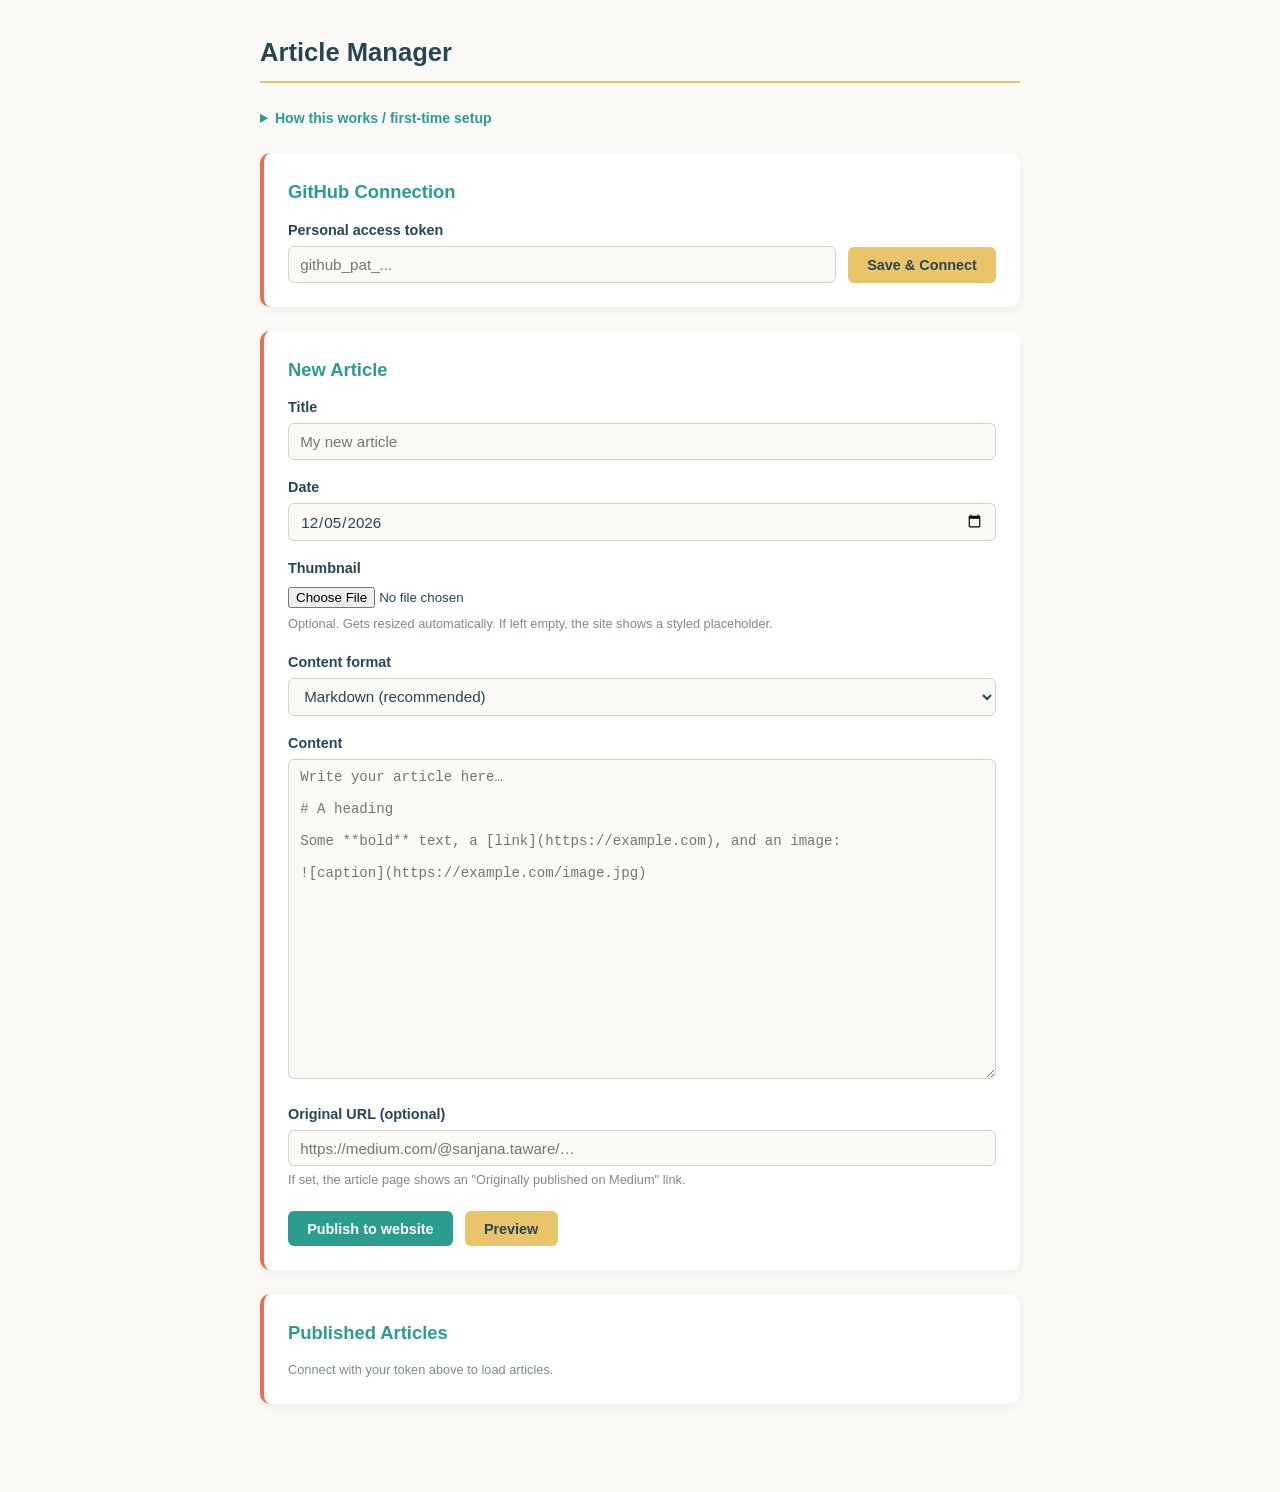
<file: admin.html>
<!DOCTYPE html>
<html lang="en">
<head>
    <meta charset="UTF-8">
    <meta name="viewport" content="width=device-width, initial-scale=1.0">
    <meta name="robots" content="noindex, nofollow">
    <title>Article Manager</title>
    <style>
        * { margin: 0; padding: 0; box-sizing: border-box; }
        body {
            font-family: -apple-system, BlinkMacSystemFont, 'Segoe UI', 'Roboto', sans-serif;
            line-height: 1.6;
            color: #264653;
            background-color: #faf9f6;
            padding: 2rem 1rem 4rem;
        }
        .admin-wrap { max-width: 760px; margin: 0 auto; }
        h1 {
            font-size: 1.6rem;
            border-bottom: 2px solid #e9c46a;
            padding-bottom: 0.5rem;
            margin-bottom: 1.5rem;
        }
        h2 { font-size: 1.15rem; color: #2a9d8f; margin-bottom: 0.75rem; }
        .panel {
            background: #ffffff;
            border-radius: 10px;
            border-left: 4px solid #e76f51;
            padding: 1.5rem;
            margin-bottom: 1.5rem;
            box-shadow: 0 3px 8px rgba(38, 70, 83, 0.06);
        }
        label { display: block; font-weight: 600; font-size: 0.9rem; margin: 1rem 0 0.25rem; }
        label:first-of-type { margin-top: 0; }
        input[type="text"], input[type="date"], input[type="url"], input[type="password"], textarea, select {
            width: 100%;
            padding: 0.55rem 0.7rem;
            border: 1.5px solid #d8d2c4;
            border-radius: 6px;
            font-family: inherit;
            font-size: 0.95rem;
            color: #264653;
            background: #faf9f6;
        }
        input:focus, textarea:focus, select:focus { outline: none; border-color: #2a9d8f; }
        textarea { min-height: 320px; resize: vertical; font-family: ui-monospace, 'SF Mono', Menlo, monospace; font-size: 0.88rem; }
        .hint { font-size: 0.8rem; color: #7d8a90; margin-top: 0.25rem; }
        button {
            font-family: inherit;
            font-size: 0.9rem;
            font-weight: 600;
            border: none;
            border-radius: 6px;
            padding: 0.6rem 1.2rem;
            cursor: pointer;
            transition: opacity 0.2s ease;
        }
        button:hover { opacity: 0.85; }
        button:disabled { opacity: 0.5; cursor: not-allowed; }
        .btn-primary { background: #2a9d8f; color: #ffffff; }
        .btn-secondary { background: #e9c46a; color: #264653; }
        .btn-danger { background: #e76f51; color: #ffffff; }
        .btn-small { padding: 0.3rem 0.7rem; font-size: 0.8rem; }
        .btn-row { display: flex; gap: 0.75rem; margin-top: 1.25rem; flex-wrap: wrap; }
        .status {
            margin-top: 1rem;
            padding: 0.7rem 1rem;
            border-radius: 6px;
            font-size: 0.9rem;
            display: none;
        }
        .status.show { display: block; }
        .status.ok { background: #e3f4f2; color: #1d7268; }
        .status.err { background: #fbe9e3; color: #b74a2f; }
        .status.busy { background: #fdf3dd; color: #8a6d1f; }
        .article-row {
            display: flex;
            align-items: center;
            gap: 0.9rem;
            padding: 0.7rem 0;
            border-bottom: 1px solid #f0ebe0;
        }
        .article-row:last-child { border-bottom: none; }
        .article-row-thumb {
            width: 64px;
            height: 44px;
            border-radius: 5px;
            object-fit: cover;
            background: linear-gradient(135deg, #2a9d8f, #264653);
            flex-shrink: 0;
            display: flex;
            align-items: center;
            justify-content: center;
            color: #e9c46a;
            font-weight: 700;
            font-size: 1.2rem;
            overflow: hidden;
        }
        .article-row-thumb img { width: 100%; height: 100%; object-fit: cover; }
        .article-row-info { flex: 1; min-width: 0; }
        .article-row-info strong { display: block; font-size: 0.92rem; white-space: nowrap; overflow: hidden; text-overflow: ellipsis; }
        .article-row-info span { font-size: 0.78rem; color: #2a9d8f; }
        .article-row-actions { display: flex; gap: 0.4rem; flex-shrink: 0; }
        .thumb-preview { margin-top: 0.5rem; max-width: 240px; border-radius: 8px; display: none; }
        .thumb-preview.show { display: block; }
        details.help { margin-bottom: 1.5rem; font-size: 0.88rem; }
        details.help summary { cursor: pointer; font-weight: 600; color: #2a9d8f; }
        details.help ol { margin: 0.75rem 0 0 1.4rem; }
        details.help li { margin-bottom: 0.4rem; }
        details.help code { background: #f0ebe0; padding: 0.1rem 0.35rem; border-radius: 4px; font-size: 0.82rem; }
        .token-row { display: flex; gap: 0.75rem; align-items: flex-end; flex-wrap: wrap; }
        .token-row > div { flex: 1; min-width: 240px; }
        #editing-banner {
            display: none;
            background: #fdf3dd;
            color: #8a6d1f;
            padding: 0.6rem 1rem;
            border-radius: 6px;
            font-size: 0.9rem;
            margin-bottom: 1rem;
        }
        #editing-banner.show { display: flex; justify-content: space-between; align-items: center; gap: 1rem; }
    </style>
</head>
<body>
    <div class="admin-wrap">
        <h1>Article Manager</h1>

        <details class="help">
            <summary>How this works / first-time setup</summary>
            <ol>
                <li>This page is your private publishing tool. It isn't linked anywhere on your website, and it holds no secrets — publishing only works with <em>your</em> GitHub token, which is saved only in this browser.</li>
                <li>Create a token at <a href="https://github.com/settings/personal-access-tokens/new" target="_blank">github.com/settings/personal-access-tokens/new</a>: give it a name like <code>portfolio-admin</code>, set Repository access to <strong>Only select repositories → sanjanataware.github.io</strong>, and under Permissions set <strong>Contents → Read and write</strong>. Copy the token and paste it below.</li>
                <li>Fill out the form, hit <strong>Publish</strong>, and the article is committed to your repo. GitHub Pages redeploys in about a minute.</li>
                <li>Content is written in Markdown: <code># Heading</code>, <code>**bold**</code>, <code>*italic*</code>, <code>[link text](url)</code>, <code>![caption](image-url)</code>, <code>&gt; quote</code>, <code>- list item</code>.</li>
            </ol>
        </details>

        <div class="panel">
            <h2>GitHub Connection</h2>
            <div class="token-row">
                <div>
                    <label for="gh-token">Personal access token</label>
                    <input type="password" id="gh-token" placeholder="github_pat_...">
                </div>
                <button class="btn-secondary" id="save-token">Save &amp; Connect</button>
            </div>
            <div class="status" id="conn-status"></div>
        </div>

        <div class="panel">
            <h2 id="form-title">New Article</h2>
            <div id="editing-banner">
                <span>Editing an existing article.</span>
                <button class="btn-secondary btn-small" id="cancel-edit">Cancel edit</button>
            </div>

            <label for="f-title">Title</label>
            <input type="text" id="f-title" placeholder="My new article">

            <label for="f-date">Date</label>
            <input type="date" id="f-date">

            <label for="f-thumb">Thumbnail</label>
            <input type="file" id="f-thumb" accept="image/*">
            <p class="hint">Optional. Gets resized automatically. If left empty, the site shows a styled placeholder.</p>
            <img class="thumb-preview" id="thumb-preview" alt="Thumbnail preview">

            <label for="f-format">Content format</label>
            <select id="f-format">
                <option value="markdown">Markdown (recommended)</option>
                <option value="html">Raw HTML</option>
            </select>

            <label for="f-content">Content</label>
            <textarea id="f-content" placeholder="Write your article here…&#10;&#10;# A heading&#10;&#10;Some **bold** text, a [link](https://example.com), and an image:&#10;&#10;![caption](https://example.com/image.jpg)"></textarea>

            <label for="f-original">Original URL (optional)</label>
            <input type="url" id="f-original" placeholder="https://medium.com/@sanjana.taware/…">
            <p class="hint">If set, the article page shows an "Originally published on Medium" link.</p>

            <div class="btn-row">
                <button class="btn-primary" id="publish">Publish to website</button>
                <button class="btn-secondary" id="preview">Preview</button>
            </div>
            <div class="status" id="pub-status"></div>
        </div>

        <div class="panel">
            <h2>Published Articles</h2>
            <div id="article-list"><p class="hint">Connect with your token above to load articles.</p></div>
        </div>
    </div>

    <script>
    (function() {
        const OWNER = 'sanjanataware';
        const REPO = 'sanjanataware.github.io';
        const BRANCH = 'main';
        const API = `https://api.github.com/repos/${OWNER}/${REPO}/contents/`;

        let articles = [];
        let articlesSha = null;
        let editingId = null;
        let thumbData = null;   // { base64, ext } pending upload

        const $ = (id) => document.getElementById(id);

        // ---------- helpers ----------
        function token() { return localStorage.getItem('gh_token') || ''; }

        function headers() {
            return {
                'Authorization': 'Bearer ' + token(),
                'Accept': 'application/vnd.github+json',
                'X-GitHub-Api-Version': '2022-11-28'
            };
        }

        function setStatus(el, cls, msg) {
            el.className = 'status show ' + cls;
            el.textContent = msg;
        }

        function b64EncodeUtf8(str) {
            const bytes = new TextEncoder().encode(str);
            let bin = '';
            bytes.forEach(b => bin += String.fromCharCode(b));
            return btoa(bin);
        }

        function b64DecodeUtf8(b64) {
            const bin = atob(b64.replace(/\n/g, ''));
            const bytes = Uint8Array.from(bin, c => c.charCodeAt(0));
            return new TextDecoder().decode(bytes);
        }

        function slugify(title) {
            return title.toLowerCase().replace(/[^a-z0-9]+/g, '-').replace(/^-+|-+$/g, '').slice(0, 60) || 'article';
        }

        function escapeHtml(s) {
            return s.replace(/&/g, '&amp;').replace(/</g, '&lt;').replace(/>/g, '&gt;').replace(/"/g, '&quot;');
        }

        // Minimal Markdown -> HTML (headings, bold, italic, links, images, quotes, lists, hr)
        function markdownToHtml(md) {
            const lines = md.replace(/\r\n/g, '\n').split('\n');
            const out = [];
            let para = [], listType = null;

            const inline = (s) => escapeHtml(s)
                .replace(/!\[([^\]]*)\]\(([^)\s]+)\)/g, '<figure><img src="$2" alt="$1">' +
                    '<figcaption>$1</figcaption></figure>')
                .replace(/\[([^\]]+)\]\(([^)\s]+)\)/g, '<a href="$2" target="_blank">$1</a>')
                .replace(/\*\*([^*]+)\*\*/g, '<strong>$1</strong>')
                .replace(/\*([^*]+)\*/g, '<em>$1</em>');

            const flushPara = () => {
                if (para.length) { out.push('<p>' + para.map(inline).join('<br>') + '</p>'); para = []; }
            };
            const flushList = () => {
                if (listType) { out.push('</' + listType + '>'); listType = null; }
            };

            for (const raw of lines) {
                const line = raw.trimEnd();
                const h = line.match(/^(#{1,4})\s+(.*)/);
                const li = line.match(/^[-*]\s+(.*)/);
                const ol = line.match(/^\d+\.\s+(.*)/);

                if (!line.trim()) { flushPara(); flushList(); continue; }
                if (h) {
                    flushPara(); flushList();
                    const lvl = Math.min(h[1].length + 2, 5); // # -> h3 (h1/h2 reserved for page)
                    out.push(`<h${lvl}>` + inline(h[2]) + `</h${lvl}>`);
                } else if (/^(---|\*\*\*)\s*$/.test(line)) {
                    flushPara(); flushList(); out.push('<hr>');
                } else if (line.startsWith('> ')) {
                    flushPara(); flushList();
                    out.push('<blockquote><p>' + inline(line.slice(2)) + '</p></blockquote>');
                } else if (li || ol) {
                    flushPara();
                    const want = li ? 'ul' : 'ol';
                    if (listType !== want) { flushList(); out.push('<' + want + '>'); listType = want; }
                    out.push('<li>' + inline((li || ol)[1]) + '</li>');
                } else {
                    flushList();
                    para.push(line);
                }
            }
            flushPara(); flushList();
            return out.join('\n');
        }

        function excerptOf(html) {
            const text = html.replace(/<[^>]+>/g, ' ').replace(/\s+/g, ' ').trim();
            return text.length > 160 ? text.slice(0, 157) + '…' : text;
        }

        // ---------- GitHub API ----------
        async function ghGet(path) {
            const res = await fetch(API + path + '?ref=' + BRANCH, { headers: headers() });
            if (res.status === 404) return null;
            if (!res.ok) throw new Error('GitHub API error ' + res.status + ' loading ' + path);
            return res.json();
        }

        async function ghPut(path, base64Content, message, sha) {
            const body = { message, content: base64Content, branch: BRANCH };
            if (sha) body.sha = sha;
            const res = await fetch(API + path, {
                method: 'PUT',
                headers: { ...headers(), 'Content-Type': 'application/json' },
                body: JSON.stringify(body)
            });
            if (!res.ok) {
                const err = await res.json().catch(() => ({}));
                throw new Error('GitHub API error ' + res.status + ': ' + (err.message || 'unknown'));
            }
            return res.json();
        }

        async function loadArticles() {
            const connStatus = $('conn-status');
            setStatus(connStatus, 'busy', 'Connecting to GitHub…');
            try {
                const file = await ghGet('articles.json');
                if (!file) throw new Error('articles.json not found in the repo.');
                articles = JSON.parse(b64DecodeUtf8(file.content));
                articlesSha = file.sha;
                setStatus(connStatus, 'ok', `Connected — ${articles.length} articles loaded.`);
                renderList();
            } catch (e) {
                setStatus(connStatus, 'err', e.message + ' (check your token)');
            }
        }

        async function saveArticles(message) {
            const result = await ghPut('articles.json',
                b64EncodeUtf8(JSON.stringify(articles, null, 2)), message, articlesSha);
            articlesSha = result.content.sha;
        }

        // ---------- UI ----------
        function renderList() {
            const list = $('article-list');
            if (!articles.length) { list.innerHTML = '<p class="hint">No articles yet.</p>'; return; }
            list.innerHTML = '';
            for (const a of articles) {
                const row = document.createElement('div');
                row.className = 'article-row';

                const thumb = document.createElement('div');
                thumb.className = 'article-row-thumb';
                if (a.thumbnail) {
                    const img = document.createElement('img');
                    img.src = 'https://raw.githubusercontent.com/' + OWNER + '/' + REPO + '/' + BRANCH + '/' + a.thumbnail;
                    thumb.appendChild(img);
                } else {
                    thumb.textContent = a.title.charAt(0).toUpperCase();
                }

                const info = document.createElement('div');
                info.className = 'article-row-info';
                info.innerHTML = '<strong></strong><span></span>';
                info.querySelector('strong').textContent = a.title;
                info.querySelector('span').textContent = a.date;

                const actions = document.createElement('div');
                actions.className = 'article-row-actions';
                const editBtn = document.createElement('button');
                editBtn.className = 'btn-secondary btn-small';
                editBtn.textContent = 'Edit';
                editBtn.onclick = () => startEdit(a.id);
                const delBtn = document.createElement('button');
                delBtn.className = 'btn-danger btn-small';
                delBtn.textContent = 'Delete';
                delBtn.onclick = () => deleteArticle(a.id);
                actions.append(editBtn, delBtn);

                row.append(thumb, info, actions);
                list.appendChild(row);
            }
        }

        function resetForm() {
            editingId = null;
            thumbData = null;
            $('f-title').value = '';
            $('f-date').valueAsDate = new Date();
            $('f-thumb').value = '';
            $('thumb-preview').className = 'thumb-preview';
            $('f-format').value = 'markdown';
            $('f-content').value = '';
            $('f-original').value = '';
            $('form-title').textContent = 'New Article';
            $('editing-banner').className = '';
        }

        function startEdit(id) {
            const a = articles.find(x => x.id === id);
            if (!a) return;
            resetForm();
            editingId = id;
            $('f-title').value = a.title;
            $('f-date').value = a.date;
            $('f-original').value = a.originalUrl || '';
            if (a.markdown) {
                $('f-format').value = 'markdown';
                $('f-content').value = a.markdown;
            } else {
                $('f-format').value = 'html';
                $('f-content').value = a.content;
            }
            $('form-title').textContent = 'Edit Article';
            $('editing-banner').className = 'show';
            window.scrollTo({ top: $('form-title').offsetTop - 80, behavior: 'smooth' });
        }

        async function deleteArticle(id) {
            const a = articles.find(x => x.id === id);
            if (!a || !confirm('Delete "' + a.title + '" from the website?')) return;
            const connStatus = $('conn-status');
            setStatus(connStatus, 'busy', 'Deleting…');
            try {
                articles = articles.filter(x => x.id !== id);
                await saveArticles('Delete article: ' + a.title);
                setStatus(connStatus, 'ok', 'Deleted. The site updates in about a minute.');
                renderList();
            } catch (e) {
                setStatus(connStatus, 'err', e.message);
                await loadArticles();
            }
        }

        // Resize the chosen image to a web-friendly JPEG thumbnail
        function processThumb(file) {
            return new Promise((resolve, reject) => {
                const img = new Image();
                img.onload = () => {
                    const maxW = 1200;
                    const scale = Math.min(1, maxW / img.width);
                    const canvas = document.createElement('canvas');
                    canvas.width = Math.round(img.width * scale);
                    canvas.height = Math.round(img.height * scale);
                    canvas.getContext('2d').drawImage(img, 0, 0, canvas.width, canvas.height);
                    const dataUrl = canvas.toDataURL('image/jpeg', 0.85);
                    resolve({ base64: dataUrl.split(',')[1], ext: '.jpg', dataUrl });
                };
                img.onerror = () => reject(new Error('Could not read that image file.'));
                img.src = URL.createObjectURL(file);
            });
        }

        async function publish() {
            const pubStatus = $('pub-status');
            const title = $('f-title').value.trim();
            const date = $('f-date').value;
            const raw = $('f-content').value.trim();
            const format = $('f-format').value;
            const originalUrl = $('f-original').value.trim();

            if (!token()) { setStatus(pubStatus, 'err', 'Connect your GitHub token first (top of page).'); return; }
            if (!title) { setStatus(pubStatus, 'err', 'Title is required.'); return; }
            if (!date) { setStatus(pubStatus, 'err', 'Date is required.'); return; }
            if (!raw) { setStatus(pubStatus, 'err', 'Content is empty.'); return; }
            if (articlesSha === null) { setStatus(pubStatus, 'err', 'Articles not loaded yet — connect first.'); return; }

            $('publish').disabled = true;
            try {
                const content = format === 'markdown' ? markdownToHtml(raw) : raw;
                let article = editingId ? articles.find(x => x.id === editingId) : null;

                if (!article) {
                    let id = slugify(title), n = 2;
                    while (articles.some(a => a.id === id)) id = slugify(title) + '-' + n++;
                    article = { id };
                    articles.push(article);
                }

                Object.assign(article, { title, date, content, excerpt: excerptOf(content) });
                if (format === 'markdown') article.markdown = raw; else delete article.markdown;
                if (originalUrl) article.originalUrl = originalUrl; else delete article.originalUrl;

                if (thumbData) {
                    setStatus(pubStatus, 'busy', 'Uploading thumbnail…');
                    const path = 'thumbnails/' + article.id + thumbData.ext;
                    const existing = await ghGet(path);
                    await ghPut(path, thumbData.base64, 'Add thumbnail for: ' + title, existing && existing.sha);
                    article.thumbnail = path;
                }
                if (!article.thumbnail) article.thumbnail = '';

                articles.sort((a, b) => (a.date < b.date ? 1 : -1));

                setStatus(pubStatus, 'busy', 'Publishing article…');
                await saveArticles((editingId ? 'Update article: ' : 'Add article: ') + title);

                setStatus(pubStatus, 'ok', 'Published! Your website updates in about a minute.');
                renderList();
                resetForm();
            } catch (e) {
                setStatus(pubStatus, 'err', e.message);
            } finally {
                $('publish').disabled = false;
            }
        }

        function preview() {
            const raw = $('f-content').value;
            const content = $('f-format').value === 'markdown' ? markdownToHtml(raw) : raw;
            const win = window.open('', '_blank');
            win.document.write(
                '<link rel="stylesheet" href="styles.css">' +
                '<main class="article-page"><h1>' + escapeHtml($('f-title').value || 'Untitled') + '</h1>' +
                '<p class="article-meta">' + escapeHtml($('f-date').value) + '</p>' +
                '<div class="article-content">' + content + '</div></main>'
            );
            win.document.close();
        }

        // ---------- events ----------
        $('save-token').addEventListener('click', () => {
            const t = $('gh-token').value.trim();
            if (t) localStorage.setItem('gh_token', t);
            loadArticles();
        });

        $('f-thumb').addEventListener('change', async (e) => {
            const file = e.target.files[0];
            if (!file) { thumbData = null; $('thumb-preview').className = 'thumb-preview'; return; }
            try {
                thumbData = await processThumb(file);
                const prev = $('thumb-preview');
                prev.src = thumbData.dataUrl;
                prev.className = 'thumb-preview show';
            } catch (err) {
                alert(err.message);
            }
        });

        $('publish').addEventListener('click', publish);
        $('preview').addEventListener('click', preview);
        $('cancel-edit').addEventListener('click', resetForm);

        // ---------- init ----------
        $('f-date').valueAsDate = new Date();
        if (token()) {
            $('gh-token').value = token();
            loadArticles();
        }
    })();
    </script>
</body>
</html>
</file>
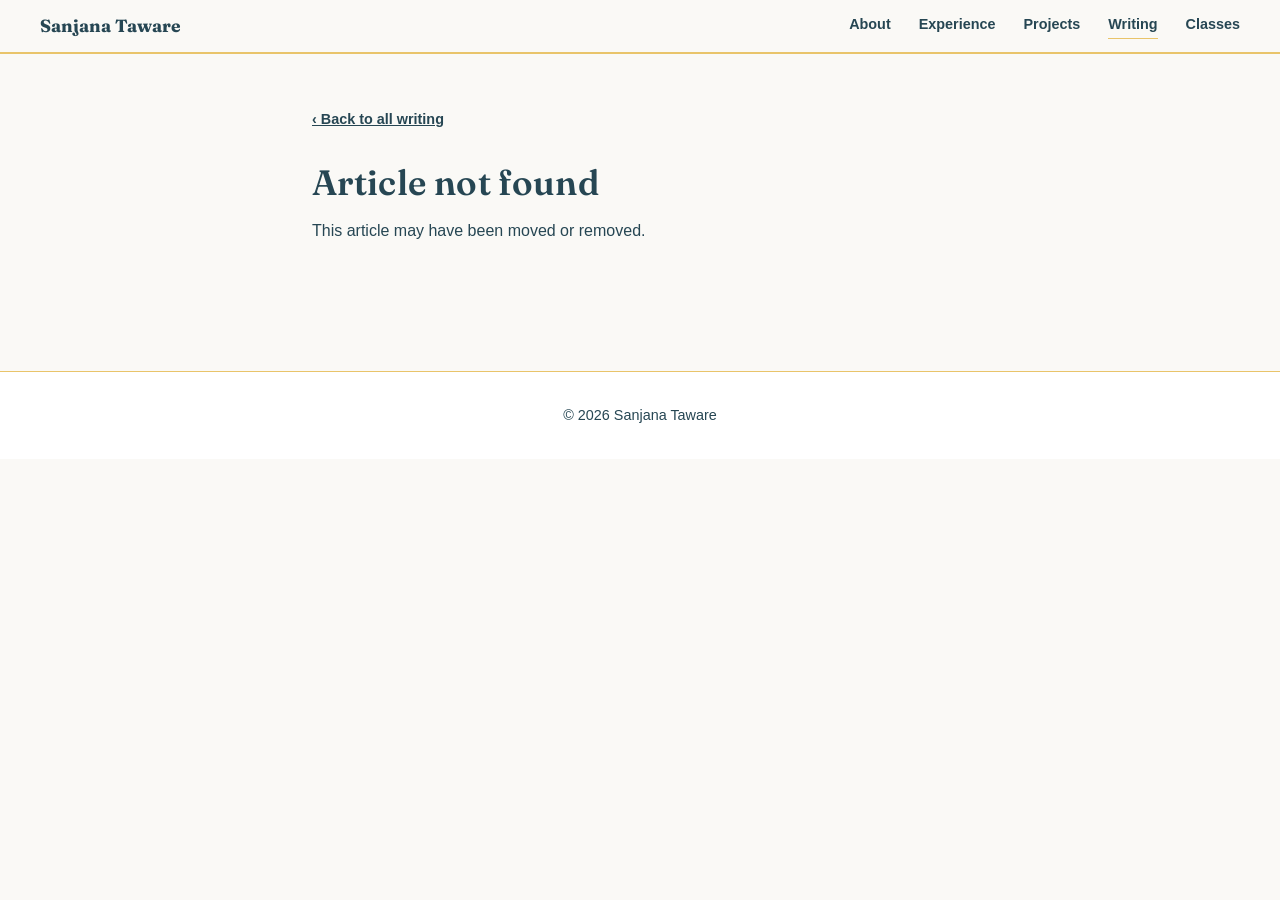
<file: article.html>
<!DOCTYPE html>
<html lang="en">
<head>
    <meta charset="UTF-8">
    <meta name="viewport" content="width=device-width, initial-scale=1.0">
    <title>Writing - Sanjana Taware</title>
    <link rel="preconnect" href="https://fonts.googleapis.com">
    <link rel="preconnect" href="https://fonts.gstatic.com" crossorigin>
    <link href="https://fonts.googleapis.com/css2?family=Fraunces:opsz,wght@9..144,500;9..144,600;9..144,700&display=swap" rel="stylesheet">
    <link rel="stylesheet" href="styles.css?v=5">
</head>
<body>
    <nav id="topnav">
        <div class="nav-name"><a href="index.html" style="text-decoration: none; color: inherit;">Sanjana Taware</a></div>
        <div class="nav-links">
            <a class="nav-link" href="index.html#about">About</a>
            <a class="nav-link" href="index.html#experience">Experience</a>
            <a class="nav-link" href="index.html#projects">Projects</a>
            <a class="nav-link active" href="index.html#writing">Writing</a>
            <a class="nav-link" href="index.html#classes">Classes</a>
        </div>
    </nav>

    <main class="article-page">
        <a class="article-back" href="index.html#writing">&#8249; Back to all writing</a>
        <article id="article-container">
            <p class="carousel-loading">Loading article…</p>
        </article>
    </main>

    <footer>
        <p>&copy; 2026 Sanjana Taware</p>
    </footer>

    <script>
    document.addEventListener('DOMContentLoaded', function() {
        const container = document.getElementById('article-container');
        const id = new URLSearchParams(window.location.search).get('id');

        const formatDate = (iso) => {
            const d = new Date(iso + 'T00:00:00');
            return isNaN(d) ? iso : d.toLocaleDateString('en-US', { year: 'numeric', month: 'long', day: 'numeric' });
        };

        fetch('articles.json?v=' + Date.now())
            .then(res => res.json())
            .then(articles => {
                const article = articles.find(a => a.id === id);
                if (!article) {
                    container.innerHTML = '<h1>Article not found</h1><p>This article may have been moved or removed.</p>';
                    return;
                }
                document.title = article.title + ' - Sanjana Taware';

                container.innerHTML = '';
                const h1 = document.createElement('h1');
                h1.textContent = article.title;
                const meta = document.createElement('p');
                meta.className = 'article-meta';
                meta.textContent = formatDate(article.date);
                const content = document.createElement('div');
                content.className = 'article-content';
                content.innerHTML = article.content;

                container.appendChild(h1);
                container.appendChild(meta);
                container.appendChild(content);

                if (article.originalUrl) {
                    const original = document.createElement('p');
                    original.className = 'article-original';
                    original.innerHTML = 'Originally published on <a href="' + article.originalUrl + '" target="_blank">Medium</a>.';
                    container.appendChild(original);
                }
            })
            .catch(() => {
                container.innerHTML = '<h1>Something went wrong</h1><p>Couldn\'t load this article. Please try again later.</p>';
            });
    });
    </script>
</body>
</html>
</file>
<file: styles.css>
* {
    margin: 0;
    padding: 0;
    box-sizing: border-box;
}

html {
    scroll-behavior: smooth;
}

body {
    font-family: -apple-system, BlinkMacSystemFont, 'Segoe UI', 'Roboto', 'Oxygen', 'Ubuntu', 'Cantarell', 'Fira Sans', 'Droid Sans', 'Helvetica Neue', sans-serif;
    line-height: 1.6;
    color: #264653;
    background-color: #faf9f6;
}

/* Circuit-body scroll background */
#circuit-bg {
    position: fixed;
    top: 50%;
    right: 1.5vw;
    transform: translateY(-50%);
    height: min(88vh, 760px);
    aspect-ratio: 400 / 760;
    z-index: 0;
    pointer-events: none;
}

#circuit-bg svg {
    display: block;
    width: 100%;
    height: 100%;
}

#circuit-bg .c-trace {
    fill: none;
    stroke: rgba(42, 157, 143, 0.30);
    stroke-width: 2;
    stroke-linecap: round;
    stroke-linejoin: round;
}

#circuit-bg .c-line {
    fill: none;
    stroke: rgba(38, 70, 83, 0.26);
    stroke-width: 2;
    stroke-linecap: round;
    stroke-linejoin: round;
}

#circuit-bg .c-line.thin {
    stroke-width: 1.25;
}

#circuit-bg .c-via {
    fill: #faf9f6;
    stroke: rgba(38, 70, 83, 0.32);
    stroke-width: 1.5;
}

#circuit-bg .c-pad {
    fill: rgba(42, 157, 143, 0.30);
}

#circuit-bg .c-led {
    fill: rgba(231, 111, 81, 0.45);
}

#circuit-bg .c-heart {
    fill: rgba(231, 111, 81, 0.10);
    stroke: rgba(231, 111, 81, 0.50);
    stroke-width: 2;
    stroke-linejoin: round;
}

/* Lub-dub heartbeat, scaled about the heart's own center */
#circuit-bg .c-heartbeat {
    transform-box: fill-box;
    transform-origin: center;
    animation: heart-beat 1.5s ease-in-out infinite;
}

@keyframes heart-beat {
    0%, 40%, 100% { transform: scale(1); }
    10% { transform: scale(1.16); }
    20% { transform: scale(1); }
    28% { transform: scale(1.08); }
}

#circuit-bg .c-part {
    opacity: 0;
    will-change: opacity, transform;
}

#circuit-bg.assembled .c-led {
    animation: led-pulse 2.8s ease-in-out infinite;
}

@keyframes led-pulse {
    0%, 100% { opacity: 0.55; }
    50% { opacity: 1; }
}

/* Narrower windows: content column reaches under the figure, so soften it */
@media (max-width: 1250px) {
    #circuit-bg {
        opacity: 0.55;
    }
}

@media (max-width: 900px) {
    #circuit-bg {
        display: none;
    }
}

@media (prefers-reduced-motion: reduce) {
    #circuit-bg.assembled .c-led,
    #circuit-bg .c-heartbeat {
        animation: none;
    }
}

main,
footer {
    position: relative;
    z-index: 1;
}

/* Spotlight cursor effect */
#spotlight {
    pointer-events: none;
    position: fixed;
    inset: 0;
    z-index: 9999;
}

/* Top Navigation */
#topnav {
    position: fixed;
    top: 0;
    left: 0;
    right: 0;
    background-color: #faf9f6;
    border-bottom: 2px solid #e9c46a;
    padding: 0.75rem 2.5rem;
    z-index: 1000;
    display: flex;
    align-items: center;
    justify-content: space-between;
    gap: 1rem;
}

.nav-name {
    font-size: 1.1rem;
    font-weight: 700;
    color: #264653;
    white-space: nowrap;
}

.nav-links {
    display: flex;
    gap: 1.75rem;
    flex-wrap: wrap;
    justify-content: flex-end;
}

.nav-link {
    text-decoration: none;
    color: #264653;
    font-size: 0.9rem;
    font-weight: 600;
    padding-bottom: 2px;
    border-bottom: 1.5px solid transparent;
    transition: color 0.2s ease;
    white-space: nowrap;
    position: relative;
}

.nav-link::after {
    content: '';
    position: absolute;
    left: 0;
    bottom: -2px;
    width: 100%;
    height: 1.5px;
    background-color: #2a9d8f;
    transform: scaleX(0);
    transform-origin: left;
    transition: transform 0.25s ease;
}

.nav-link:hover::after {
    transform: scaleX(1);
}

.nav-link:hover {
    color: #2a9d8f;
}

.nav-link.active {
    color: #264653;
    border-bottom: 1.5px solid #e9c46a;
}

/* Tab sections — always visible for scroll layout */
.tab-section {
    display: block;
}

/* Main Content */
main {
    max-width: 860px;
    margin: 0 auto;
    margin-top: 58px;
    padding: 3rem 3.5rem;
}

section {
    margin-bottom: 4rem;
    padding-top: 2rem;
    scroll-margin-top: 72px;
}

h1, h2, h3, .nav-name {
    font-family: 'Fraunces', Georgia, 'Times New Roman', serif;
}

h1 {
    font-size: 2.2rem;
    font-weight: 600;
    letter-spacing: 0.01em;
    margin-bottom: 1.5rem;
    color: #264653;
    padding-bottom: 0.5rem;
    position: relative;
}

/* Underline sweeps in when the section scrolls into view */
h1::after {
    content: '';
    position: absolute;
    left: 0;
    bottom: 0;
    width: 100%;
    height: 2px;
    background: linear-gradient(90deg, #e9c46a 60%, #e76f51);
    transform: scaleX(0);
    transform-origin: left;
    transition: transform 0.9s cubic-bezier(0.22, 1, 0.36, 1) 0.15s;
}

.tab-section.in-view h1::after {
    transform: scaleX(1);
}

.article-page h1::after {
    display: none;
}

h2 {
    font-size: 1.55rem;
    font-weight: 600;
    margin-bottom: 1rem;
    color: #2a9d8f;
}

h3 {
    font-size: 1.25rem;
    font-weight: 600;
    margin-top: 1.5rem;
    margin-bottom: 0.75rem;
    color: #264653;
}

p {
    margin-bottom: 1rem;
    font-size: 1rem;
}

a {
    color: #264653;
    text-decoration: underline;
    transition: color 0.3s ease;
}

a:hover {
    color: #e76f51;
}

/* About Section Email Decoration - Sun */
.email-decoration {
    margin: 1rem auto 0;
    display: block;
    opacity: 0;
}

.email-decoration.animate {
    animation: fadeIn 1s ease-in forwards;
}

.sun-center {
    transform: scale(0);
    transform-origin: center;
}

.email-decoration.animate .sun-center {
    animation: popIn 0.8s ease-out forwards;
    animation-delay: 0.5s;
}

.sun-ray {
    opacity: 0;
    transform-origin: center;
}

.email-decoration.animate .sun-ray-1 {
    animation: rayAppear 0.4s ease-out forwards;
    animation-delay: 1s;
}

.email-decoration.animate .sun-ray-2 {
    animation: rayAppear 0.4s ease-out forwards;
    animation-delay: 1.1s;
}

.email-decoration.animate .sun-ray-3 {
    animation: rayAppear 0.4s ease-out forwards;
    animation-delay: 1.2s;
}

.email-decoration.animate .sun-ray-4 {
    animation: rayAppear 0.4s ease-out forwards;
    animation-delay: 1.3s;
}

.email-decoration.animate .sun-ray-5 {
    animation: rayAppear 0.4s ease-out forwards;
    animation-delay: 1.4s;
}

.email-decoration.animate .sun-ray-6 {
    animation: rayAppear 0.4s ease-out forwards;
    animation-delay: 1.5s;
}

.email-decoration.animate .sun-ray-7 {
    animation: rayAppear 0.4s ease-out forwards;
    animation-delay: 1.6s;
}

.email-decoration.animate .sun-ray-8 {
    animation: rayAppear 0.4s ease-out forwards;
    animation-delay: 1.7s;
}

@keyframes rayAppear {
    0% {
        opacity: 0;
        transform: scale(0.5);
    }
    100% {
        opacity: 1;
        transform: scale(1);
    }
}

/* Sun continuous animation */
.email-decoration.animate .sun-center {
    animation: popIn 0.8s ease-out forwards, sunPulse 3s ease-in-out infinite;
    animation-delay: 0.5s, 2s;
}

@keyframes sunPulse {
    0%, 100% {
        transform: scale(1);
    }
    50% {
        transform: scale(1.1);
    }
}

/* Section Headers with Animations */
.section-header {
    display: flex;
    align-items: center;
    justify-content: flex-start;
    gap: 1.5rem;
    margin-bottom: 1.5rem;
}

.section-header h1 {
    margin-bottom: 0;
}

/* Year Block Header */
.year-header {
    display: flex;
    align-items: center;
    justify-content: flex-start;
    gap: 1rem;
    margin-bottom: 1rem;
}

.year-header h2 {
    margin: 0;
}

.year-animation {
    opacity: 0;
    flex-shrink: 0;
}

.year-animation.animate {
    animation: fadeIn 1s ease-in forwards;
}

/* 2025 PCB Animation */
.year-animation.animate .pcb-board {
    stroke-dasharray: 250;
    stroke-dashoffset: 250;
    animation: drawLine 2s ease-out forwards;
    animation-delay: 0.3s;
}

.pcb-trace {
    stroke-dasharray: 50;
    stroke-dashoffset: 50;
}

.year-animation.animate .pcb-trace-1 {
    animation: drawLine 0.8s ease-out forwards;
    animation-delay: 1s;
}

.year-animation.animate .pcb-trace-2 {
    animation: drawLine 0.8s ease-out forwards;
    animation-delay: 1.3s;
}

.year-animation.animate .pcb-trace-3 {
    animation: drawLine 0.8s ease-out forwards;
    animation-delay: 1.6s;
}

.pcb-component {
    opacity: 0;
    transform: scale(0);
}

.year-animation.animate .pcb-comp-1 {
    animation: popIn 0.4s ease-out forwards;
    animation-delay: 1.8s;
}

.year-animation.animate .pcb-comp-2 {
    animation: popIn 0.4s ease-out forwards;
    animation-delay: 2s;
}

.year-animation.animate .pcb-comp-3 {
    animation: popIn 0.4s ease-out forwards;
    animation-delay: 2.2s;
}

.year-animation.animate .pcb-chip {
    opacity: 0;
    transform: scale(0);
    animation: popIn 0.5s ease-out forwards;
    animation-delay: 2.4s;
}

/* PCB continuous animation - signal flow */
.pcb-component {
    animation: popIn 0.4s ease-out forwards, componentGlow 2s ease-in-out infinite;
}

.year-animation.animate .pcb-comp-1 {
    animation-delay: 1.8s, 3s;
}

.year-animation.animate .pcb-comp-2 {
    animation-delay: 2s, 3.2s;
}

.year-animation.animate .pcb-comp-3 {
    animation-delay: 2.2s, 3.4s;
}

@keyframes componentGlow {
    0%, 100% {
        opacity: 1;
    }
    50% {
        opacity: 0.6;
    }
}

/* 2024 Bio Animation - EEG */
.bio-animation {
    opacity: 0;
}

.bio-animation.animate {
    animation: fadeIn 1s ease-in forwards;
}

/* EEG Wave Animation */
.eeg-wave {
    stroke-dasharray: 250;
    stroke-dashoffset: 250;
}

.year-animation.animate .eeg-wave {
    animation: drawLine 2.5s ease-in-out forwards, eegPulse 2s ease-in-out infinite;
    animation-delay: 0.5s, 3s;
}

.year-animation.animate .eeg-baseline {
    opacity: 0;
    animation: fadeIn 0.5s ease-in forwards;
    animation-delay: 0.3s;
}

@keyframes eegPulse {
    0%, 100% {
        opacity: 1;
    }
    50% {
        opacity: 0.7;
    }
}

/* 2023 Computer Animation */
.year-animation.animate .monitor-bezel, .year-animation.animate .monitor-screen {
    opacity: 0;
    animation: fadeIn 0.5s ease-in forwards;
    animation-delay: 0.3s;
}

.year-animation.animate .code-line {
    stroke-dasharray: 40;
    stroke-dashoffset: 40;
}

.year-animation.animate .code-line-1 {
    animation: drawLine 0.6s ease-out forwards;
    animation-delay: 1s;
}

.year-animation.animate .code-line-2 {
    animation: drawLine 0.6s ease-out forwards;
    animation-delay: 1.3s;
}

.year-animation.animate .code-line-3 {
    animation: drawLine 0.6s ease-out forwards;
    animation-delay: 1.6s;
}

.year-animation.animate .monitor-stand, .year-animation.animate .monitor-base {
    opacity: 0;
    transform: translateY(-10px);
    animation: dropIn 0.5s ease-out forwards;
    animation-delay: 2s;
}

/* Computer continuous animation - screen glow */
.year-animation.animate .monitor-screen {
    animation: fadeIn 0.5s ease-in forwards, screenGlow 3s ease-in-out infinite;
    animation-delay: 0.3s, 2.5s;
}

@keyframes screenGlow {
    0%, 100% {
        opacity: 1;
    }
    50% {
        opacity: 0.8;
    }
}

@keyframes drawLine {
    to {
        stroke-dashoffset: 0;
    }
}

@keyframes popIn {
    to {
        opacity: 1;
        transform: scale(1);
    }
}

@keyframes dropIn {
    to {
        opacity: 1;
        transform: translateY(0);
    }
}

/* Projects Animation - Magnifying Glass */
.projects-animation {
    opacity: 0;
}

.projects-animation.animate {
    opacity: 0;
    animation: fadeIn 1s ease-in forwards;
}

.projects-animation.animate .mag-lens {
    stroke-dasharray: 130;
    stroke-dashoffset: 130;
    animation: drawLine 1.5s ease-out forwards;
    animation-delay: 0.5s;
}

.projects-animation.animate .mag-inner {
    opacity: 0;
    animation: fadeIn 0.8s ease-in forwards;
    animation-delay: 1.5s;
}

.projects-animation.animate .mag-handle {
    stroke-dasharray: 30;
    stroke-dashoffset: 30;
    animation: drawLine 0.8s ease-out forwards;
    animation-delay: 1.8s;
}

.projects-animation.animate .mag-sparkle {
    opacity: 0;
    transform: scale(0);
}

.projects-animation.animate .mag-sparkle-1 {
    animation: sparkle 0.6s ease-out forwards;
    animation-delay: 2.2s;
}

.projects-animation.animate .mag-sparkle-2 {
    animation: sparkle 0.6s ease-out forwards;
    animation-delay: 2.5s;
}

@keyframes sparkle {
    0% {
        opacity: 0;
        transform: scale(0);
    }
    50% {
        opacity: 1;
        transform: scale(1.5);
    }
    100% {
        opacity: 1;
        transform: scale(1);
    }
}

/* Magnifying glass continuous animation - sparkle pulse */
.projects-animation.animate .mag-sparkle {
    animation: sparkle 0.6s ease-out forwards, sparklePulse 2s ease-in-out infinite;
}

.projects-animation.animate .mag-sparkle-1 {
    animation-delay: 2.2s, 3s;
}

.projects-animation.animate .mag-sparkle-2 {
    animation-delay: 2.5s, 3.3s;
}

@keyframes sparklePulse {
    0%, 100% {
        opacity: 1;
    }
    50% {
        opacity: 0.3;
    }
}

/* Writing Animation - Paper with Writing */
.writing-animation {
    opacity: 0;
}

.writing-animation.animate {
    opacity: 0;
    animation: fadeIn 1s ease-in forwards;
}

.writing-animation.animate .paper-sheet {
    opacity: 0;
    transform: translateY(-20px);
    animation: dropIn 0.6s ease-out forwards;
    animation-delay: 0.3s;
}

.writing-animation.animate .paper-fold {
    opacity: 0;
    animation: fadeIn 0.4s ease-in forwards;
    animation-delay: 0.8s;
}

.writing-animation.animate .writing-line {
    stroke-dasharray: 40;
    stroke-dashoffset: 40;
}

.writing-animation.animate .writing-line-1 {
    animation: drawLine 0.6s ease-out forwards;
    animation-delay: 1s;
}

.writing-animation.animate .writing-line-2 {
    animation: drawLine 0.6s ease-out forwards;
    animation-delay: 1.2s;
}

.writing-animation.animate .writing-line-3 {
    animation: drawLine 0.6s ease-out forwards;
    animation-delay: 1.4s;
}

.writing-animation.animate .writing-line-4 {
    animation: drawLine 0.6s ease-out forwards;
    animation-delay: 1.6s;
}

.writing-animation.animate .writing-line-5 {
    animation: drawLine 0.6s ease-out forwards;
    animation-delay: 1.8s;
}

.writing-animation.animate .writing-line-6 {
    animation: drawLine 0.6s ease-out forwards;
    animation-delay: 2s;
}

/* Paper continuous animation - gentle float */
.writing-animation.animate .paper-sheet {
    animation: dropIn 0.6s ease-out forwards, paperFloat 4s ease-in-out infinite;
    animation-delay: 0.3s, 2.5s;
}

@keyframes paperFloat {
    0%, 100% {
        transform: translateY(0);
    }
    50% {
        transform: translateY(-3px);
    }
}

/* Classes Animation - Stacking Books */
.classes-animation {
    opacity: 0;
}

.classes-animation.animate {
    opacity: 0;
    animation: fadeIn 1s ease-in forwards;
}

.classes-animation.animate .book {
    opacity: 0;
    transform: translateY(-30px) scale(0.8);
}

.classes-animation.animate .book-1 {
    animation: dropBook 0.7s ease-out forwards;
    animation-delay: 0.5s;
}

.classes-animation.animate .book-2 {
    animation: dropBook 0.7s ease-out forwards;
    animation-delay: 0.9s;
}

.classes-animation.animate .book-3 {
    animation: dropBook 0.7s ease-out forwards;
    animation-delay: 1.3s;
}

.classes-animation.animate .book-4 {
    animation: dropBook 0.7s ease-out forwards;
    animation-delay: 1.7s;
}

@keyframes fadeIn {
    to {
        opacity: 1;
    }
}

@keyframes dropBook {
    0% {
        opacity: 0;
        transform: translateY(-30px) scale(0.8);
    }
    60% {
        transform: translateY(5px) scale(1.05);
    }
    100% {
        opacity: 1;
        transform: translateY(0) scale(1);
    }
}

/* Books continuous animation - gentle bob */
.classes-animation.animate .book-1 {
    animation: dropBook 0.7s ease-out forwards, bookBob 3s ease-in-out infinite;
    animation-delay: 0.5s, 2.5s;
}

.classes-animation.animate .book-2 {
    animation: dropBook 0.7s ease-out forwards, bookBob 3s ease-in-out infinite;
    animation-delay: 0.9s, 2.7s;
}

.classes-animation.animate .book-3 {
    animation: dropBook 0.7s ease-out forwards, bookBob 3s ease-in-out infinite;
    animation-delay: 1.3s, 2.9s;
}

.classes-animation.animate .book-4 {
    animation: dropBook 0.7s ease-out forwards, bookBob 3s ease-in-out infinite;
    animation-delay: 1.7s, 3.1s;
}

@keyframes bookBob {
    0%, 100% {
        transform: translateY(0) scale(1);
    }
    50% {
        transform: translateY(-2px) scale(1);
    }
}

/* About Section */
.about-content {
    display: flex;
    gap: 2rem;
    align-items: flex-start;
    flex-wrap: wrap;
}

.profile-image {
    width: 300px;
    height: auto;
    border-radius: 8px;
    box-shadow: 0 4px 8px rgba(0, 0, 0, 0.1);
    object-fit: cover;
}

.about-text {
    flex: 1;
    min-width: 300px;
}

#about .contact {
    margin-top: 1.5rem;
}

/* Experience Section */
.year-block {
    margin-bottom: 2.5rem;
    padding: 1.5rem;
    background-color: #ffffff;
    border-radius: 8px;
    border-left: 4px solid #e76f51;
}

.year-block h2 {
    margin-top: 0;
}

.year-block ul {
    margin-left: 1.5rem;
    margin-top: 0.75rem;
}

.year-block li {
    margin-bottom: 0.75rem;
}

.year-block ul ul {
    margin-top: 0.5rem;
    margin-bottom: 0.5rem;
}

.year-block ul ul li {
    margin-bottom: 0.5rem;
    font-size: 0.95rem;
}

/* Projects Section */
#projects ul {
    margin-left: 1.5rem;
}

#projects > ul > li {
    margin-bottom: 1rem;
}

#projects ul ul {
    margin-top: 0.5rem;
    margin-left: 1.5rem;
}

#projects ul ul li {
    margin-bottom: 0.5rem;
}

/* Writing Section */
#writing ul {
    margin-left: 1.5rem;
}

#writing li {
    margin-bottom: 0.5rem;
}

/* Classes Section */
.class-category {
    margin-bottom: 1.5rem;
}

.class-category h3 {
    margin-top: 0;
    color: #2a9d8f;
}

.class-category ul {
    margin-left: 1.5rem;
}

.class-category li {
    margin-bottom: 0.5rem;
}

/* Hobbies Animation - Water Polo Ball on Waves */
.hobbies-animation {
    opacity: 0;
}

.hobbies-animation.animate {
    animation: fadeIn 1s ease-in forwards;
}

.hobby-wave {
    stroke-dasharray: 120;
    stroke-dashoffset: 120;
}

.hobbies-animation.animate .hobby-wave-1 {
    animation: drawLine 1.2s ease-out forwards, waveDrift 3.5s ease-in-out infinite;
    animation-delay: 0.4s, 2s;
}

.hobbies-animation.animate .hobby-wave-2 {
    animation: drawLine 1.2s ease-out forwards, waveDrift 3.5s ease-in-out infinite reverse;
    animation-delay: 0.7s, 2.3s;
}

.hobby-ball {
    opacity: 0;
    transform: translateY(-25px);
    transform-box: fill-box;
    transform-origin: center;
}

.hobbies-animation.animate .hobby-ball {
    animation: ballDrop 0.8s cubic-bezier(0.34, 1.56, 0.64, 1) forwards, ballBob 2.6s ease-in-out infinite;
    animation-delay: 1.2s, 2.4s;
}

@keyframes waveDrift {
    0%, 100% {
        transform: translateX(0);
    }
    50% {
        transform: translateX(5px);
    }
}

@keyframes ballDrop {
    0% {
        opacity: 0;
        transform: translateY(-25px);
    }
    70% {
        opacity: 1;
        transform: translateY(4px);
    }
    100% {
        opacity: 1;
        transform: translateY(0);
    }
}

@keyframes ballBob {
    0%, 100% {
        transform: translateY(0) rotate(0deg);
    }
    50% {
        transform: translateY(-6px) rotate(10deg);
    }
}

/* Animation polish - continuous motion overrides */

/* Sun: slow rotation once risen */
.email-decoration.animate {
    animation: fadeIn 1s ease-in forwards, sunSpin 30s linear infinite;
    animation-delay: 0s, 2.5s;
}

@keyframes sunSpin {
    to {
        transform: rotate(360deg);
    }
}

/* EEG: sweeping monitor-style redraw instead of opacity pulse */
.year-animation.animate .eeg-wave {
    animation: drawLine 2.5s ease-in-out forwards, eegFlow 5s linear infinite;
    animation-delay: 0.5s, 3.2s;
}

@keyframes eegFlow {
    from {
        stroke-dashoffset: 0;
    }
    to {
        stroke-dashoffset: -500;
    }
}

/* PCB: signal pulses travel along the traces after drawing */
.year-animation.animate .pcb-trace-1 {
    animation: drawLine 0.8s ease-out forwards, traceFlow 2.2s linear infinite;
    animation-delay: 1s, 2.8s;
}

.year-animation.animate .pcb-trace-2 {
    animation: drawLine 0.8s ease-out forwards, traceFlow 2.2s linear infinite;
    animation-delay: 1.3s, 3.2s;
}

.year-animation.animate .pcb-trace-3 {
    animation: drawLine 0.8s ease-out forwards, traceFlow 2.2s linear infinite;
    animation-delay: 1.6s, 3.6s;
}

@keyframes traceFlow {
    from {
        stroke-dashoffset: 0;
    }
    to {
        stroke-dashoffset: -100;
    }
}

/* Chip joins the component glow cycle */
.year-animation.animate .pcb-chip {
    animation: popIn 0.5s ease-out forwards, componentGlow 2s ease-in-out infinite;
    animation-delay: 2.4s, 3.6s;
}

/* Magnifying glass: gentle searching sweep */
.projects-animation.animate {
    animation: fadeIn 1s ease-in forwards, magSearch 5s ease-in-out infinite;
    animation-delay: 0s, 3s;
}

@keyframes magSearch {
    0%, 100% {
        transform: translate(0, 0) rotate(0deg);
    }
    30% {
        transform: translate(-4px, 2px) rotate(-4deg);
    }
    65% {
        transform: translate(4px, -2px) rotate(4deg);
    }
}

/* Articles Carousel */
.carousel-wrap {
    position: relative;
    display: flex;
    align-items: center;
    gap: 0.5rem;
    margin: 1.5rem 0 2rem;
}

.carousel-track {
    display: flex;
    gap: 1.25rem;
    overflow-x: auto;
    scroll-snap-type: x mandatory;
    scrollbar-width: none;
    padding: 0.5rem 0.25rem 1rem;
    flex: 1;
}

.carousel-track::-webkit-scrollbar {
    display: none;
}

.carousel-loading {
    color: #2a9d8f;
    font-style: italic;
    margin: 1rem auto;
}

.carousel-btn {
    flex-shrink: 0;
    width: 38px;
    height: 38px;
    border-radius: 50%;
    border: 2px solid #e9c46a;
    background-color: #ffffff;
    color: #264653;
    font-size: 1.4rem;
    line-height: 1;
    cursor: pointer;
    transition: background-color 0.2s ease, color 0.2s ease, transform 0.2s ease;
}

.carousel-btn:hover {
    background-color: #e9c46a;
    transform: scale(1.08);
}

.article-card {
    scroll-snap-align: start;
    flex: 0 0 230px;
    display: flex;
    flex-direction: column;
    background-color: #ffffff;
    border-radius: 10px;
    border: 1px solid #eee6d8;
    box-shadow: 0 3px 8px rgba(38, 70, 83, 0.08);
    text-decoration: none;
    overflow: hidden;
    transition: transform 0.25s ease, box-shadow 0.25s ease;
}

.article-card:hover {
    transform: translateY(-4px);
    box-shadow: 0 8px 18px rgba(38, 70, 83, 0.15);
    color: inherit;
}

.article-thumb {
    height: 140px;
    background-color: #f4efe4;
    overflow: hidden;
}

.article-thumb img {
    width: 100%;
    height: 100%;
    object-fit: cover;
    display: block;
}

.article-thumb-placeholder {
    display: flex;
    align-items: center;
    justify-content: center;
    padding: 1rem 1.1rem;
    background: #264653;
    border-bottom: 1px solid #eee6d6;
}

.article-thumb-placeholder span {
    font-size: 1.05rem;
    line-height: 1.4;
    font-weight: 600;
    color: #faf9f6;
    font-family: Georgia, 'Times New Roman', serif;
    display: -webkit-box;
    -webkit-line-clamp: 4;
    -webkit-box-orient: vertical;
    overflow: hidden;
}

.article-card-body {
    padding: 0.85rem 1rem 1rem;
}

.article-card-body h4 {
    font-size: 0.98rem;
    color: #264653;
    line-height: 1.35;
    margin-bottom: 0.4rem;
    display: -webkit-box;
    -webkit-line-clamp: 3;
    -webkit-box-orient: vertical;
    overflow: hidden;
}

.article-card-body .article-date {
    font-size: 0.8rem;
    color: #2a9d8f;
    margin: 0;
}

/* Article Reader Page */
.article-page {
    max-width: 720px;
    margin: 58px auto 0;
    padding: 3rem 2rem;
}

.article-back {
    display: inline-block;
    margin-bottom: 1.5rem;
    font-size: 0.9rem;
    font-weight: 600;
}

.article-page h1 {
    border-bottom: none;
    margin-bottom: 0.4rem;
    padding-bottom: 0;
}

.article-meta {
    color: #2a9d8f;
    font-size: 0.95rem;
    margin-bottom: 2rem;
    padding-bottom: 1rem;
    border-bottom: 2px solid #e9c46a;
}

.article-content h3,
.article-content h4 {
    margin-top: 2rem;
    color: #264653;
}

.article-content img {
    max-width: 100%;
    height: auto;
    border-radius: 8px;
    margin: 1rem 0;
}

.article-content blockquote {
    border-left: 4px solid #e9c46a;
    padding-left: 1rem;
    margin: 1.5rem 0;
    color: #2a9d8f;
    font-style: italic;
}

.article-content ul,
.article-content ol {
    margin: 0 0 1rem 1.5rem;
}

.article-content li {
    margin-bottom: 0.5rem;
}

.article-content figcaption {
    text-align: center;
    font-size: 0.85rem;
    color: #2a9d8f;
    margin-top: -0.5rem;
    margin-bottom: 1rem;
}

.article-original {
    margin-top: 3rem;
    padding-top: 1rem;
    border-top: 1px solid #e9c46a;
    font-size: 0.9rem;
    color: #2a9d8f;
}

/* ================================================================
   Expressive detail animations
   ================================================================ */

/* Content reveal: blocks drift up as they enter the viewport.
   The .reveal class is added by JS, so no-JS visitors see everything. */
.reveal {
    opacity: 0;
    transform: translateY(16px);
    transition: opacity 0.7s ease, transform 0.7s ease;
}

.reveal.visible {
    opacity: 1;
    transform: none;
}

/* Article cards cascade in as they load */
.article-card {
    opacity: 0;
    animation: cardIn 0.55s ease-out forwards;
    animation-delay: calc(var(--i, 0) * 90ms);
}

@keyframes cardIn {
    from {
        opacity: 0;
        transform: translateY(14px);
    }
    to {
        opacity: 1;
    }
}

/* PCB: signal pulses ride the traces, LED heartbeat on the chip */
.pcb-pulse {
    opacity: 0;
}

.year-animation.animate .pcb-pulse-1 {
    animation: pulseAcross 2.2s linear infinite;
    animation-delay: 3s;
}

.year-animation.animate .pcb-pulse-2 {
    animation: pulseDown 2.2s linear infinite;
    animation-delay: 3.9s;
}

@keyframes pulseAcross {
    0% {
        opacity: 0;
        transform: translateX(0);
    }
    8% {
        opacity: 1;
    }
    48% {
        opacity: 1;
        transform: translateX(36px);
    }
    56%, 100% {
        opacity: 0;
        transform: translateX(40px);
    }
}

@keyframes pulseDown {
    0% {
        opacity: 0;
        transform: translateY(0);
    }
    8% {
        opacity: 1;
    }
    48% {
        opacity: 1;
        transform: translateY(36px);
    }
    56%, 100% {
        opacity: 0;
        transform: translateY(40px);
    }
}

.pcb-led {
    opacity: 0;
}

.year-animation.animate .pcb-led {
    animation: ledBlink 1.6s ease-in-out infinite;
    animation-delay: 3s;
}

@keyframes ledBlink {
    0%, 100% {
        opacity: 1;
    }
    50% {
        opacity: 0.15;
    }
}

/* EEG: a signal dot rides along the brainwave */
.eeg-dot {
    opacity: 0;
}

@supports (offset-path: path("M 0 0 L 10 10")) {
    .year-animation.animate .eeg-dot {
        offset-path: path("M 15 40 L 20 40 L 23 32 L 26 48 L 29 25 L 32 55 L 35 38 L 38 42 L 42 40 L 45 35 L 48 45 L 51 30 L 54 50 L 57 40 L 60 37 L 65 40 L 68 33 L 71 47 L 74 28 L 77 52 L 80 40 L 85 40 L 88 36 L 91 44 L 95 40 L 100 40 L 103 35 L 106 45");
        offset-rotate: 0deg;
        animation: eegRide 4.5s linear infinite;
        animation-delay: 3.2s;
    }
}

@keyframes eegRide {
    0% {
        offset-distance: 0%;
        opacity: 0;
    }
    6% {
        opacity: 1;
    }
    88% {
        opacity: 1;
    }
    100% {
        offset-distance: 100%;
        opacity: 0;
    }
}

/* Writing: a pen sweeps across the page as the lines appear */
.writing-pen {
    opacity: 0;
}

.writing-animation.animate .writing-pen {
    animation:
        penFadeIn 0.3s ease-out 0.95s forwards,
        penWrite 1.7s ease-in-out 1s forwards,
        penIdle 3.2s ease-in-out 3.2s infinite;
}

@keyframes penFadeIn {
    to {
        opacity: 1;
    }
}

@keyframes penWrite {
    0% {
        transform: translate(22px, 22px);
    }
    13% {
        transform: translate(55px, 22px);
    }
    17% {
        transform: translate(22px, 30px);
    }
    30% {
        transform: translate(50px, 30px);
    }
    34% {
        transform: translate(22px, 38px);
    }
    47% {
        transform: translate(58px, 38px);
    }
    51% {
        transform: translate(22px, 46px);
    }
    64% {
        transform: translate(48px, 46px);
    }
    68% {
        transform: translate(22px, 54px);
    }
    81% {
        transform: translate(53px, 54px);
    }
    85% {
        transform: translate(22px, 62px);
    }
    98% {
        transform: translate(45px, 62px);
    }
    100% {
        transform: translate(47px, 61px);
    }
}

@keyframes penIdle {
    0%, 100% {
        transform: translate(47px, 61px) rotate(0deg);
    }
    50% {
        transform: translate(47px, 59.5px) rotate(-4deg);
    }
}

/* Classes: graduation cap lands on the stack, tassel swings */
.grad-cap {
    opacity: 0;
    transform: translateY(-26px);
    transform-box: fill-box;
    transform-origin: center;
}

.classes-animation.animate .grad-cap {
    animation:
        capDrop 0.7s cubic-bezier(0.34, 1.56, 0.64, 1) 2.2s forwards,
        capSway 4s ease-in-out 3.2s infinite;
}

@keyframes capDrop {
    0% {
        opacity: 0;
        transform: translateY(-26px);
    }
    100% {
        opacity: 1;
        transform: translateY(0);
    }
}

@keyframes capSway {
    0%, 100% {
        transform: translateY(0) rotate(0deg);
    }
    50% {
        transform: translateY(-1.5px) rotate(2deg);
    }
}

.grad-tassel {
    transform-box: fill-box;
    transform-origin: top left;
}

.classes-animation.animate .grad-tassel {
    animation: tasselSwing 2.5s ease-in-out 3s infinite;
}

@keyframes tasselSwing {
    0%, 100% {
        transform: rotate(0deg);
    }
    50% {
        transform: rotate(12deg);
    }
}

/* Hobbies: splash droplets kick up as the ball bobs */
.splash {
    opacity: 0;
    transform-box: fill-box;
    transform-origin: center;
}

.hobbies-animation.animate .splash-1 {
    animation: splashUp 2.6s ease-out infinite;
    animation-delay: 2.4s;
}

.hobbies-animation.animate .splash-2 {
    animation: splashUp 2.6s ease-out infinite;
    animation-delay: 2.55s;
}

.hobbies-animation.animate .splash-3 {
    animation: splashUp 2.6s ease-out infinite;
    animation-delay: 2.7s;
}

@keyframes splashUp {
    0%, 55% {
        opacity: 0;
        transform: translateY(0) scale(0.6);
    }
    68% {
        opacity: 0.9;
        transform: translateY(-7px) scale(1);
    }
    82%, 100% {
        opacity: 0;
        transform: translateY(-11px) scale(1.1);
    }
}

/* Projects: a glint sweeps across the lens while it searches */
.mag-glint {
    opacity: 0;
}

.projects-animation.animate .mag-glint {
    animation: glintSweep 4s ease-in-out infinite;
    animation-delay: 3.5s;
}

@keyframes glintSweep {
    0%, 18% {
        opacity: 0;
        transform: translate(-16px, 16px);
    }
    30% {
        opacity: 0.85;
    }
    42%, 100% {
        opacity: 0;
        transform: translate(16px, -16px);
    }
}

/* Respect reduced-motion preferences */
@media (prefers-reduced-motion: reduce) {
    *,
    *::before,
    *::after {
        animation-duration: 0.01ms !important;
        animation-iteration-count: 1 !important;
        transition-duration: 0.01ms !important;
        transition-delay: 0ms !important;
    }

    .reveal {
        opacity: 1;
        transform: none;
    }

    html {
        scroll-behavior: auto;
    }
}

/* Footer */
footer {
    text-align: center;
    padding: 2rem;
    background-color: #ffffff;
    border-top: 1px solid #e9c46a;
    margin-top: 4rem;
}

footer p {
    margin: 0;
    color: #264653;
    font-size: 0.9rem;
}

/* Responsive Design */
@media (max-width: 768px) {
    #topnav {
        padding: 0.6rem 1rem;
        gap: 0.5rem;
    }

    .nav-name {
        font-size: 0.95rem;
    }

    .nav-links {
        gap: 0.85rem;
    }

    .nav-link {
        font-size: 0.78rem;
    }

    main {
        margin-top: 52px;
        padding: 1.5rem 1rem;
    }

    h1 {
        font-size: 1.75rem;
    }

    h2 {
        font-size: 1.25rem;
    }

    .year-block {
        padding: 1rem;
    }

    .section-header {
        flex-direction: column;
        align-items: flex-start;
        gap: 1rem;
    }

    .year-header {
        flex-direction: column;
        align-items: flex-start;
        gap: 0.5rem;
    }

    .projects-animation,
    .writing-animation,
    .classes-animation,
    .hobbies-animation,
    .year-animation {
        width: 70px;
        height: 70px;
    }

    .email-decoration {
        width: 50px;
        height: 50px;
    }

    .article-card {
        flex: 0 0 200px;
    }

    .carousel-btn {
        display: none;
    }

    .article-page {
        margin-top: 52px;
        padding: 2rem 1.25rem;
    }
}
</file>
